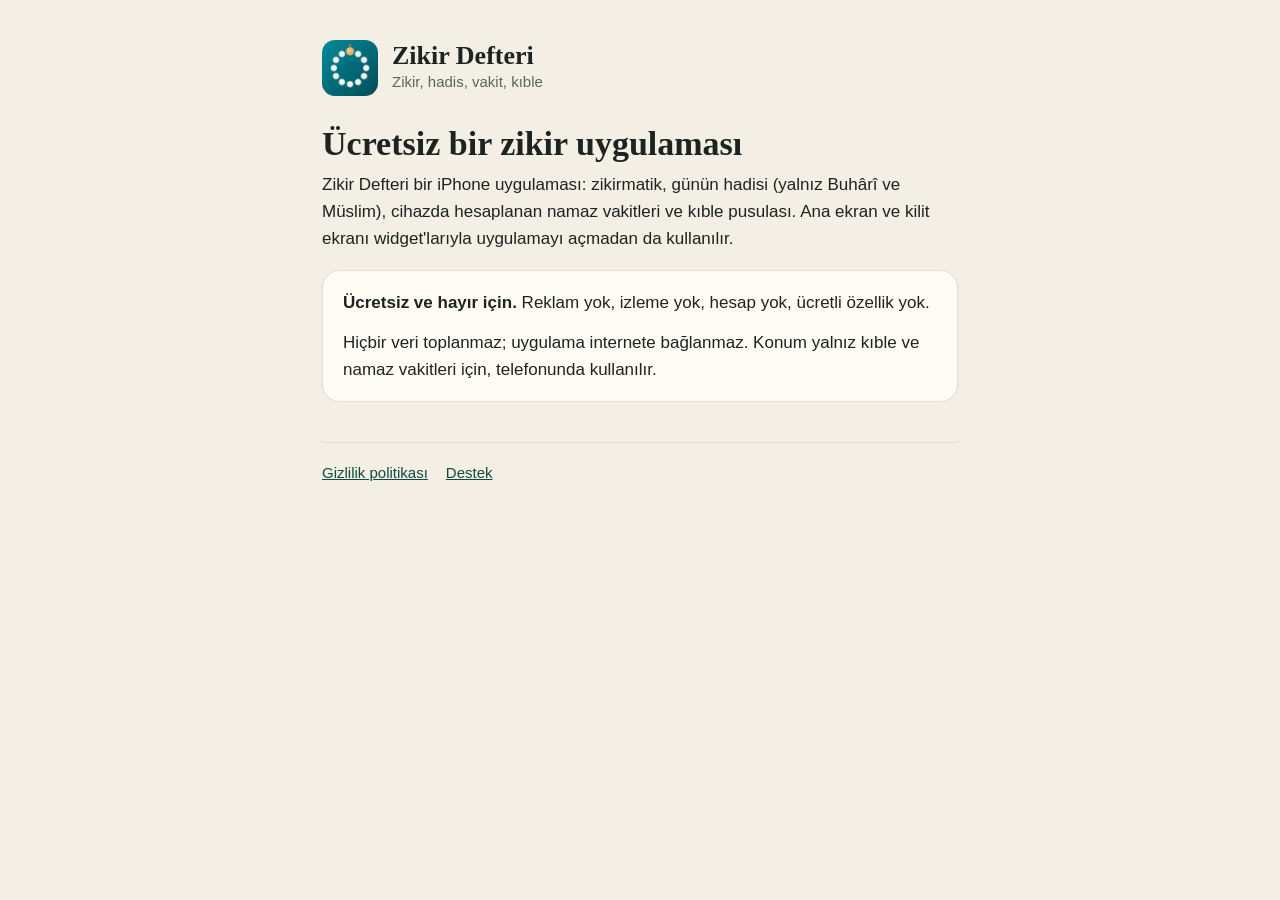
<file: index.html>
<!doctype html>
<html lang="tr">
<head>
<meta charset="utf-8">
<meta name="viewport" content="width=device-width,initial-scale=1">
<title>Zikir Defteri</title>
<meta name="description" content="Zikir Defteri: zikirmatik, günün hadisi, namaz vakitleri ve kıble. Ücretsiz; reklam, izleme ve hesap yok.">
<link rel="icon" href="ikon.png">
<link rel="stylesheet" href="stil.css">
</head>
<body>
<main>
<header><img src="ikon.png" alt=""><div><div class="marka">Zikir Defteri</div><div class="alt">Zikir, hadis, vakit, kıble</div></div></header>
<h1>Ücretsiz bir zikir uygulaması</h1>
<p>Zikir Defteri bir iPhone uygulaması: zikirmatik, günün hadisi (yalnız Buhârî ve Müslim), cihazda hesaplanan namaz vakitleri ve kıble pusulası. Ana ekran ve kilit ekranı widget'larıyla uygulamayı açmadan da kullanılır.</p>
<div class="kart">
<p><strong>Ücretsiz ve hayır için.</strong> Reklam yok, izleme yok, hesap yok, ücretli özellik yok.</p>
<p style="margin:0">Hiçbir veri toplanmaz; uygulama internete bağlanmaz. Konum yalnız kıble ve namaz vakitleri için, telefonunda kullanılır.</p>
</div>
<nav><a href="gizlilik.html">Gizlilik politikası</a><a href="destek.html">Destek</a></nav>
</main>
</body>
</html>
</file>
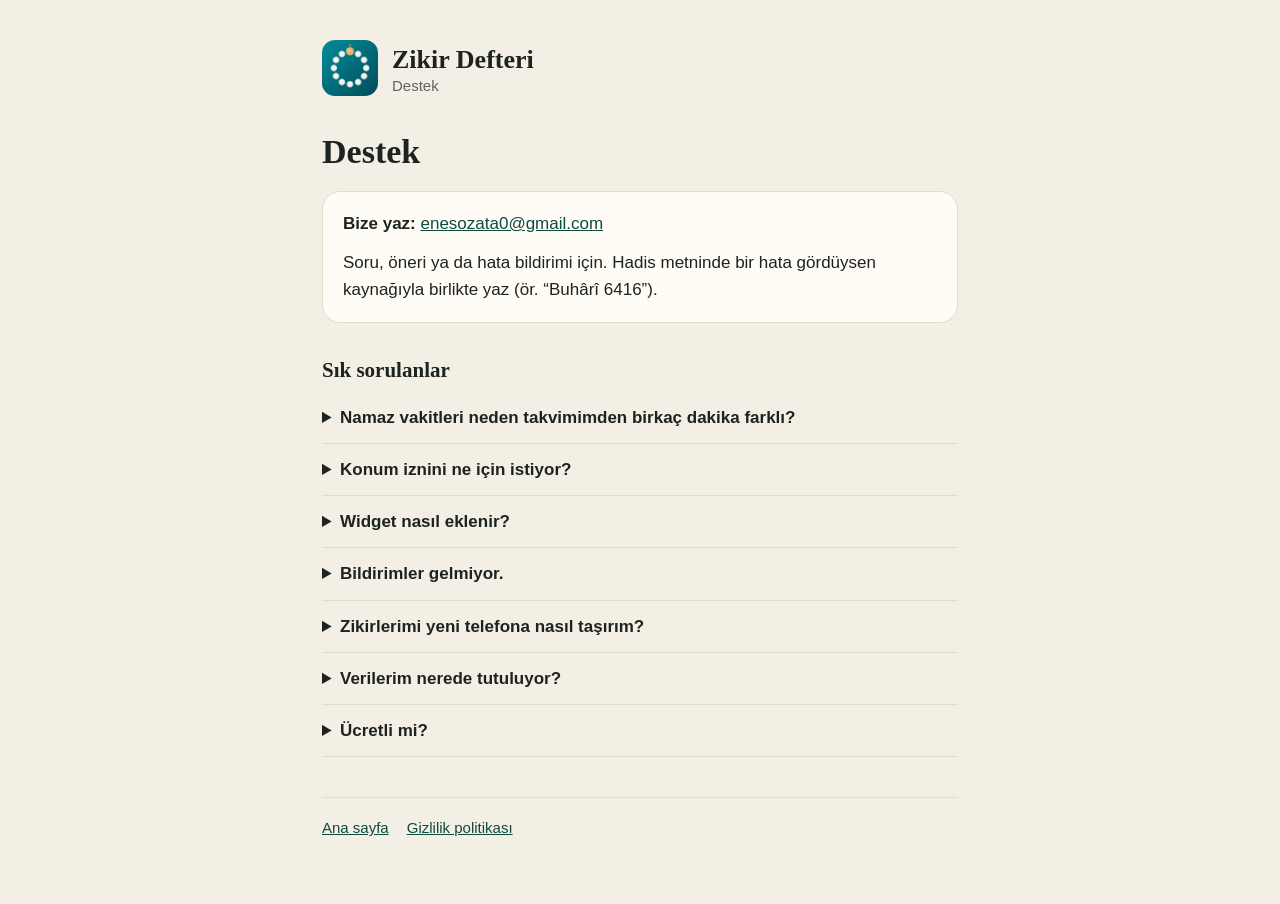
<file: destek.html>
<!doctype html>
<html lang="tr">
<head>
<meta charset="utf-8">
<meta name="viewport" content="width=device-width,initial-scale=1">
<title>Zikir Defteri — Destek</title>
<link rel="icon" href="ikon.png">
<link rel="stylesheet" href="stil.css">
</head>
<body>
<main>
<header><a href="index.html"><img src="ikon.png" alt="Zikir Defteri"></a><div><div class="marka">Zikir Defteri</div><div class="alt">Destek</div></div></header>
<h1>Destek</h1>

<div class="kart">
<p><strong>Bize yaz:</strong> <a href="mailto:enesozata0@gmail.com?subject=Zikir%20Defteri">enesozata0@gmail.com</a></p>
<p style="margin:0">Soru, öneri ya da hata bildirimi için. Hadis metninde bir hata gördüysen kaynağıyla birlikte yaz (ör. “Buhârî 6416”).</p>
</div>

<h2>Sık sorulanlar</h2>

<details>
<summary>Namaz vakitleri neden takvimimden birkaç dakika farklı?</summary>
<p>Vakitler internetsiz, telefonunda hesaplanır; Diyanet'in resmî takvimi değildir. Türkiye'de ölçtüğümüz fark ±2 dakika içinde. Türkiye dışındaki şehirlerde fark daha büyük olabilir; orada yerel ezanı esas al.</p>
</details>

<details>
<summary>Konum iznini ne için istiyor?</summary>
<p>Kıble ve namaz vakitleri için. Kıble açısını tam bulunduğun yerden hesaplar; namaz vakitlerini bulunduğun ilçeye göre kendiliğinden ayarlar. Konum yalnız uygulamayı kullanırken, bir kez okunur. Konumun telefonunda kalır, kaydedilmez, hiçbir yere gönderilmez; vakitler için yalnız en yakın ilçe kaydedilir. İzin vermezsen kıble için il ve ilçeni, vakitler için şehrini listeden seçersin.</p>
</details>

<details>
<summary>Widget nasıl eklenir?</summary>
<p>Ana ekranda boş bir yere uzun bas. Sol üstteki düğmeye dokun (iOS sürümüne göre <strong>+</strong> ya da <strong>Düzenle</strong>); menü açılırsa <strong>Araç Takımı Ekle</strong>'yi seç. Listeden <strong>Zikir Defteri</strong>'ni bul, istediğin widget'ı ve boyutu seçip ekle. Kilit ekranı için: kilit ekranında uzun bas → Özelleştir → saatin altına Günün Hadisi ya da Namaza Kalan'ı ekle.</p>
</details>

<details>
<summary>Bildirimler gelmiyor.</summary>
<p>Önce Zikir Defteri'nde Ayarlar'dan ilgili bildirimin açık olduğuna, sonra iPhone Ayarlar › Bildirimler › Zikir Defteri'nde izin verildiğine bak. Bildirimler birkaç gün öncesinden kurulur; devam etmeleri için Zikir Defteri'ni ara sıra açman yeterli.</p>
</details>

<details>
<summary>Zikirlerimi yeni telefona nasıl taşırım?</summary>
<p>Zikir Defteri › Ayarlar › Yedek › <strong>Yedeği paylaş</strong> ile tek bir dosya al, yeni telefonda <strong>Yedekten geri yükle</strong> ile aç. Geri yükleme mevcut verinle birleştirir, hiçbir şeyi silmez.</p>
</details>

<details>
<summary>Verilerim nerede tutuluyor?</summary>
<p>Yalnızca telefonunda. Sunucumuz, hesap sistemimiz yok; uygulama internete bağlanmaz. Ayrıntılar <a href="gizlilik.html">gizlilik politikasında</a>.</p>
</details>

<details>
<summary>Ücretli mi?</summary>
<p>Hayır. Zikir Defteri ücretsizdir ve hayır için yapılmıştır; reklam, abonelik ya da uygulama içi satın alma yoktur.</p>
</details>

<nav><a href="index.html">Ana sayfa</a><a href="gizlilik.html">Gizlilik politikası</a></nav>
</main>
</body>
</html>
</file>
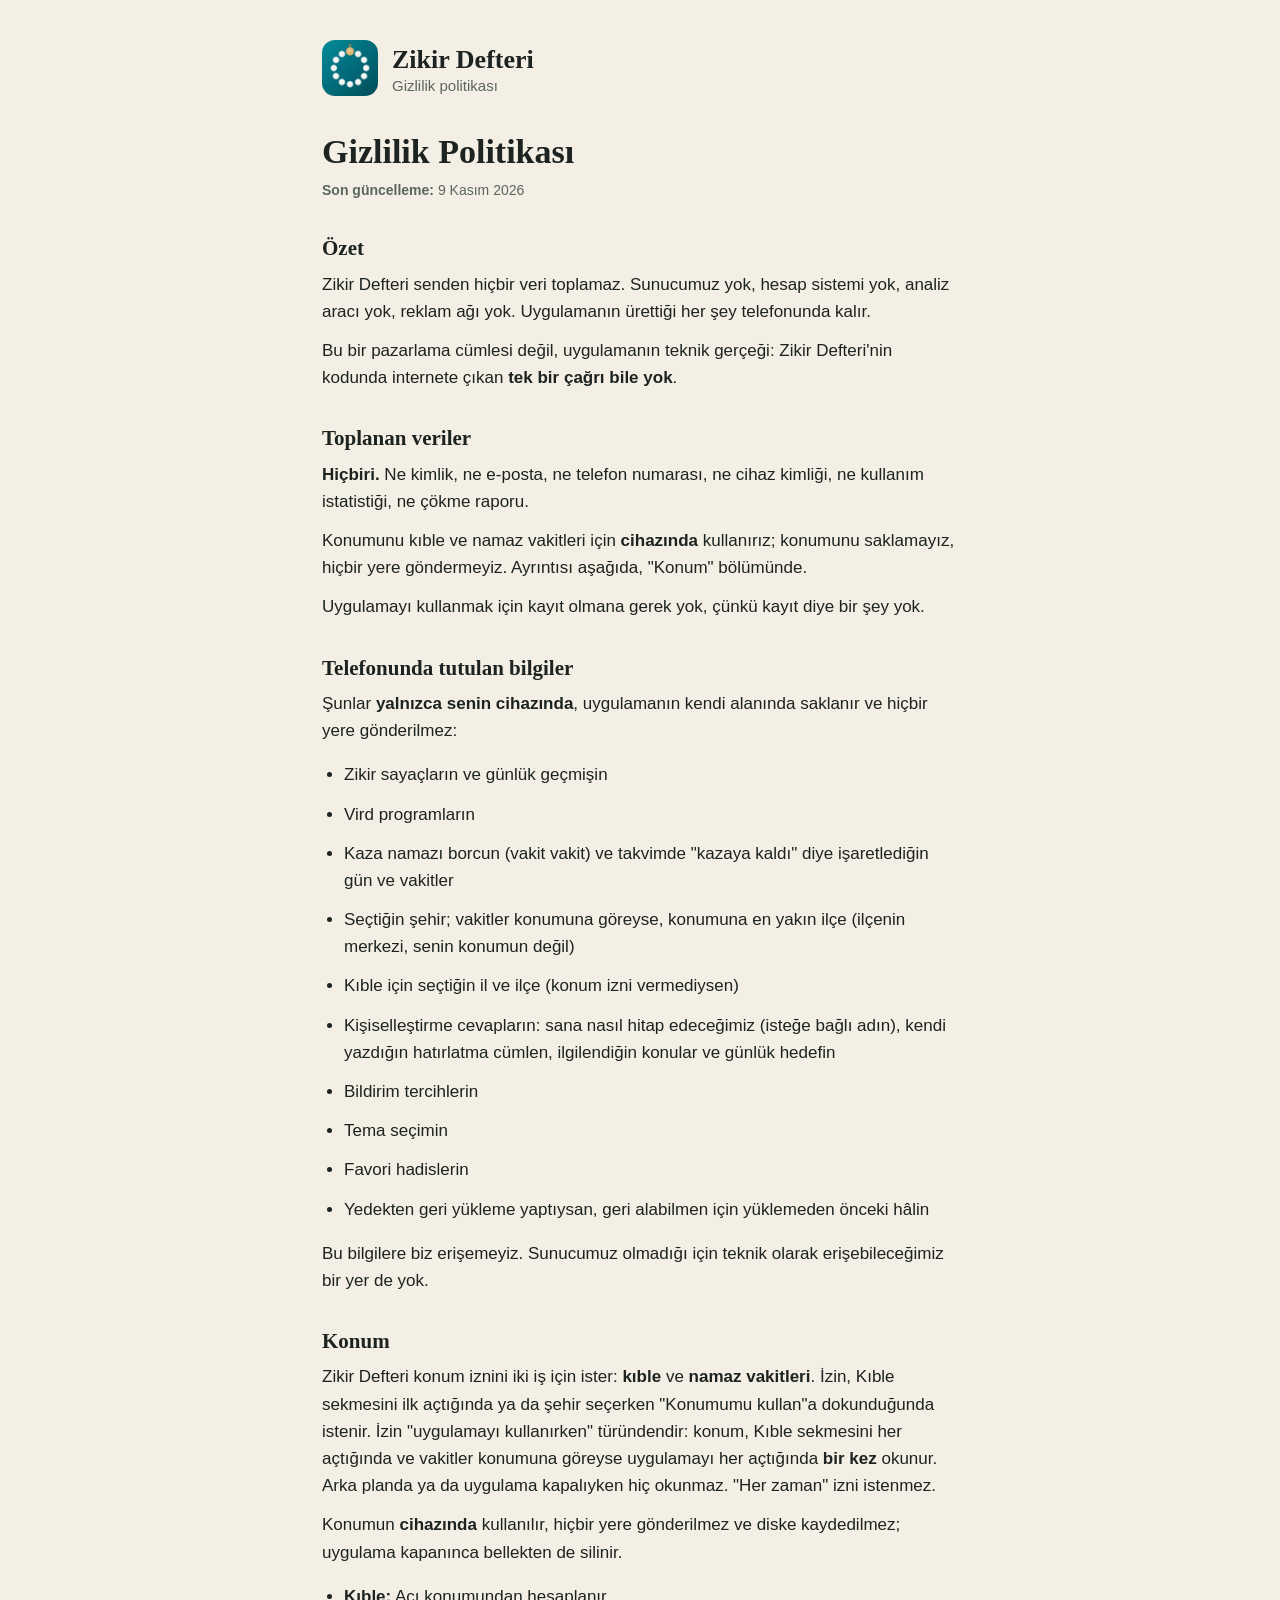
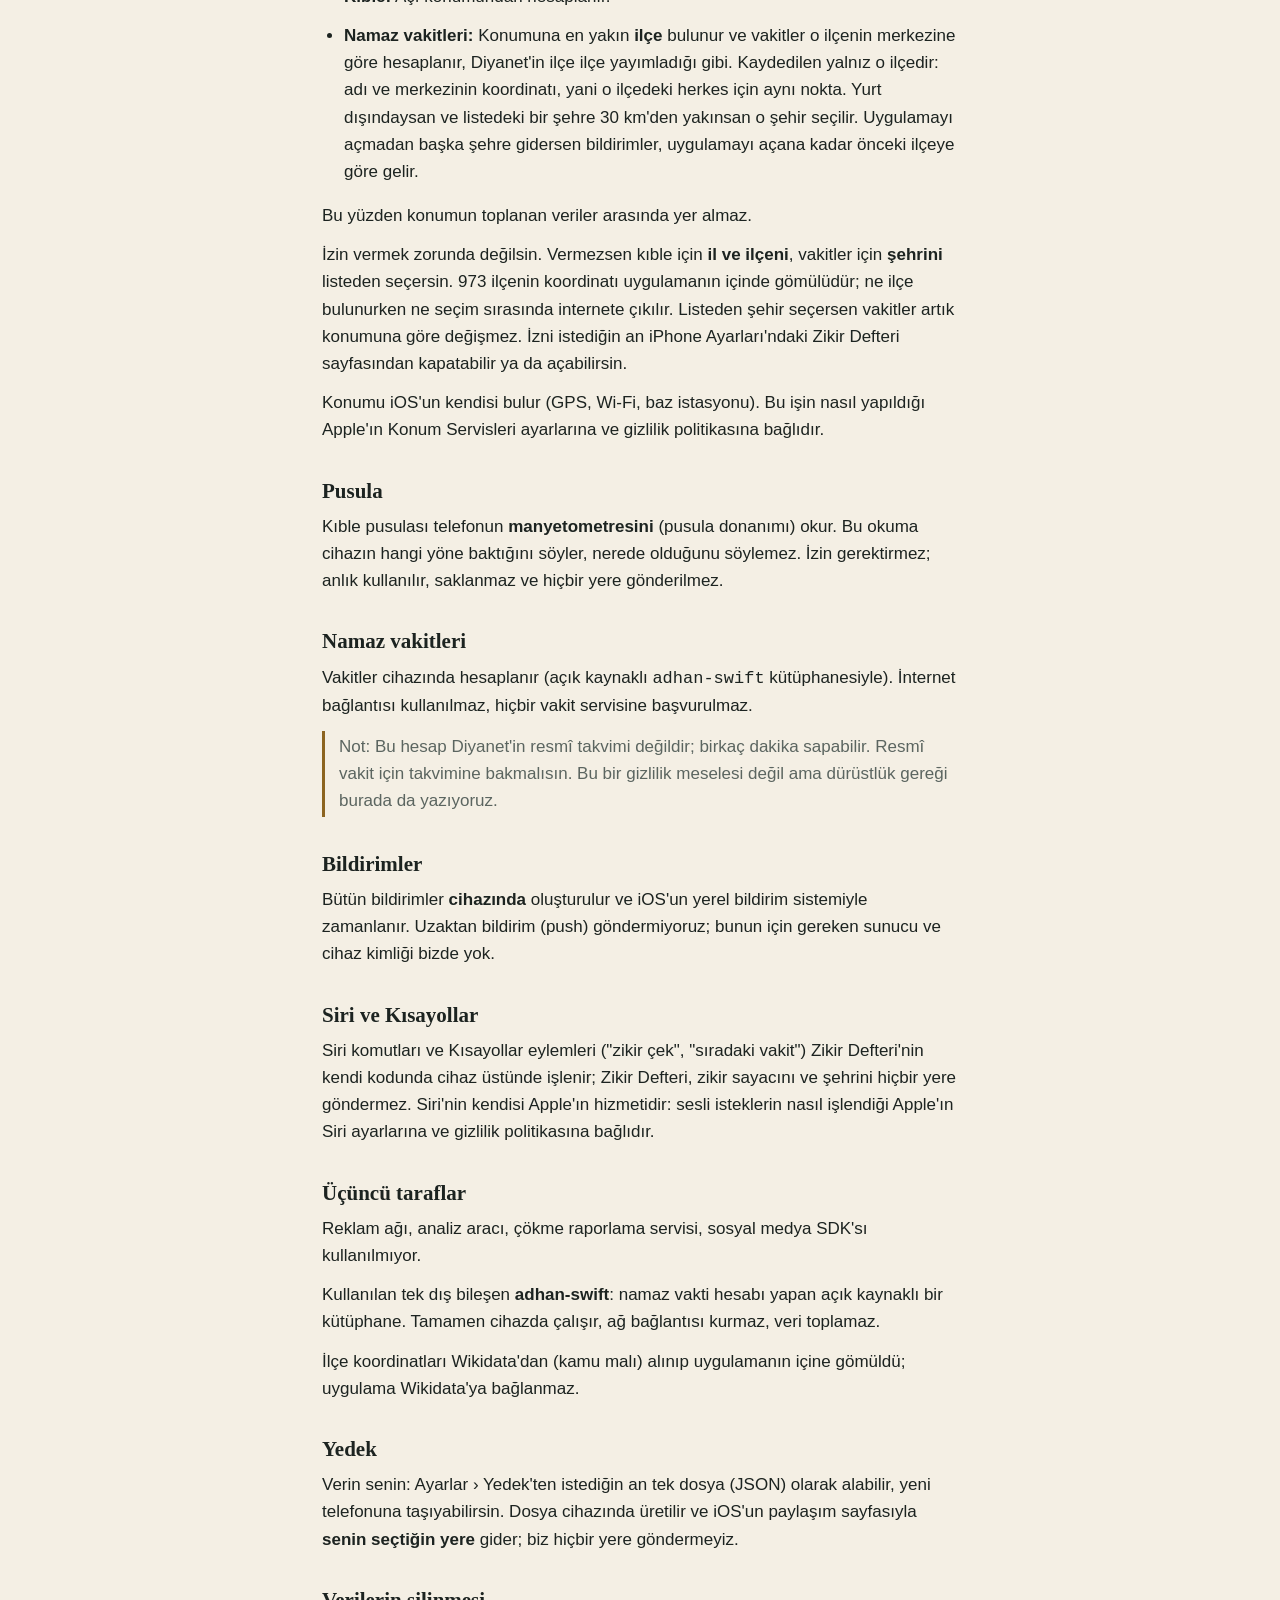
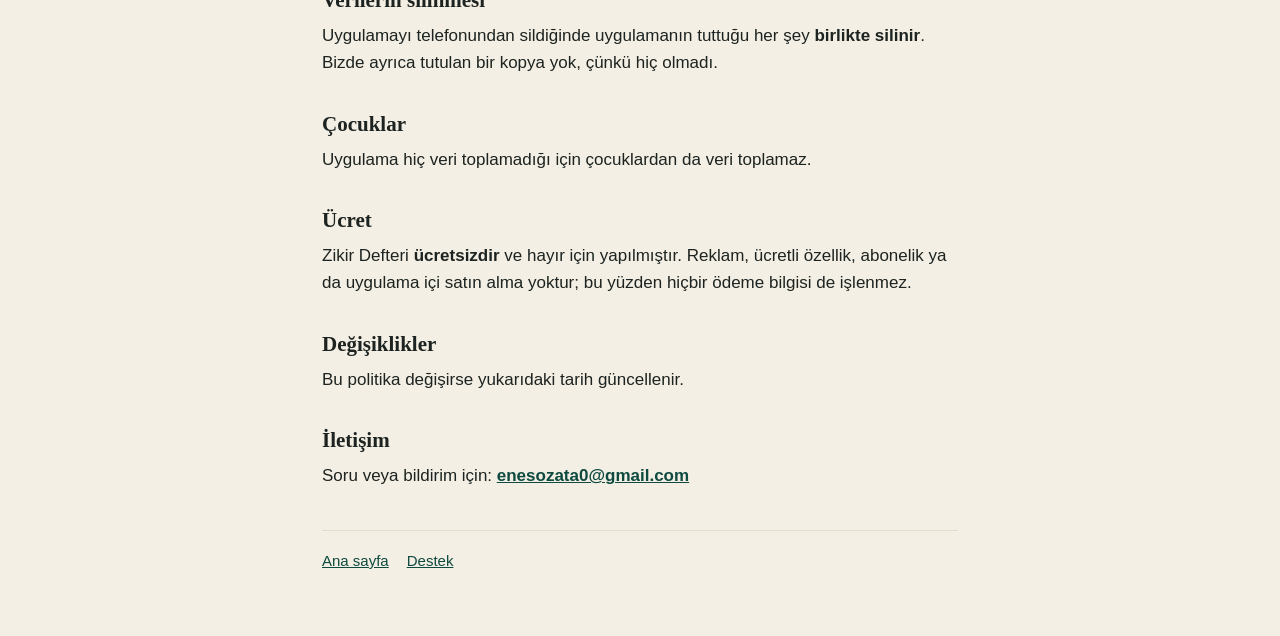
<file: gizlilik.html>
<!doctype html>
<html lang="tr">
<head>
<meta charset="utf-8">
<meta name="viewport" content="width=device-width,initial-scale=1">
<title>Zikir Defteri — Gizlilik Politikası</title>
<link rel="icon" href="ikon.png">
<link rel="stylesheet" href="stil.css">
</head>
<body>
<main>
<header><a href="index.html"><img src="ikon.png" alt="Zikir Defteri"></a><div><div class="marka">Zikir Defteri</div><div class="alt">Gizlilik politikası</div></div></header>
<!-- Kaynak: GIZLILIK.md — Tools/gizlilik-sayfa-uret.py ile üretilir, elle düzenlenmez. -->
<h1>Gizlilik Politikası</h1>
<p class="tarih"><strong>Son güncelleme:</strong> 9 Kasım 2026</p>
<h2>Özet</h2>
<p>Zikir Defteri senden hiçbir veri toplamaz. Sunucumuz yok, hesap sistemi yok, analiz aracı yok, reklam ağı yok. Uygulamanın ürettiği her şey telefonunda kalır.</p>
<p>Bu bir pazarlama cümlesi değil, uygulamanın teknik gerçeği: Zikir Defteri'nin kodunda internete çıkan <strong>tek bir çağrı bile yok</strong>.</p>
<h2>Toplanan veriler</h2>
<p><strong>Hiçbiri.</strong> Ne kimlik, ne e-posta, ne telefon numarası, ne cihaz kimliği, ne kullanım istatistiği, ne çökme raporu.</p>
<p>Konumunu kıble ve namaz vakitleri için <strong>cihazında</strong> kullanırız; konumunu saklamayız, hiçbir yere göndermeyiz. Ayrıntısı aşağıda, "Konum" bölümünde.</p>
<p>Uygulamayı kullanmak için kayıt olmana gerek yok, çünkü kayıt diye bir şey yok.</p>
<h2>Telefonunda tutulan bilgiler</h2>
<p>Şunlar <strong>yalnızca senin cihazında</strong>, uygulamanın kendi alanında saklanır ve hiçbir yere gönderilmez:</p>
<ul><li>Zikir sayaçların ve günlük geçmişin</li><li>Vird programların</li><li>Kaza namazı borcun (vakit vakit) ve takvimde "kazaya kaldı" diye işaretlediğin gün ve vakitler</li><li>Seçtiğin şehir; vakitler konumuna göreyse, konumuna en yakın ilçe (ilçenin merkezi, senin konumun değil)</li><li>Kıble için seçtiğin il ve ilçe (konum izni vermediysen)</li><li>Kişiselleştirme cevapların: sana nasıl hitap edeceğimiz (isteğe bağlı adın), kendi yazdığın hatırlatma cümlen, ilgilendiğin konular ve günlük hedefin</li><li>Bildirim tercihlerin</li><li>Tema seçimin</li><li>Favori hadislerin</li><li>Yedekten geri yükleme yaptıysan, geri alabilmen için yüklemeden önceki hâlin</li></ul>
<p>Bu bilgilere biz erişemeyiz. Sunucumuz olmadığı için teknik olarak erişebileceğimiz bir yer de yok.</p>
<h2>Konum</h2>
<p>Zikir Defteri konum iznini iki iş için ister: <strong>kıble</strong> ve <strong>namaz vakitleri</strong>. İzin, Kıble sekmesini ilk açtığında ya da şehir seçerken "Konumumu kullan"a dokunduğunda istenir. İzin "uygulamayı kullanırken" türündendir: konum, Kıble sekmesini her açtığında ve vakitler konumuna göreyse uygulamayı her açtığında <strong>bir kez</strong> okunur. Arka planda ya da uygulama kapalıyken hiç okunmaz. "Her zaman" izni istenmez.</p>
<p>Konumun <strong>cihazında</strong> kullanılır, hiçbir yere gönderilmez ve diske kaydedilmez; uygulama kapanınca bellekten de silinir.</p>
<ul><li><strong>Kıble:</strong> Açı konumundan hesaplanır.</li><li><strong>Namaz vakitleri:</strong> Konumuna en yakın <strong>ilçe</strong> bulunur ve vakitler o ilçenin merkezine göre hesaplanır, Diyanet'in ilçe ilçe yayımladığı gibi. Kaydedilen yalnız o ilçedir: adı ve merkezinin koordinatı, yani o ilçedeki herkes için aynı nokta. Yurt dışındaysan ve listedeki bir şehre 30 km'den yakınsan o şehir seçilir. Uygulamayı açmadan başka şehre gidersen bildirimler, uygulamayı açana kadar önceki ilçeye göre gelir.</li></ul>
<p>Bu yüzden konumun toplanan veriler arasında yer almaz.</p>
<p>İzin vermek zorunda değilsin. Vermezsen kıble için <strong>il ve ilçeni</strong>, vakitler için <strong>şehrini</strong> listeden seçersin. 973 ilçenin koordinatı uygulamanın içinde gömülüdür; ne ilçe bulunurken ne seçim sırasında internete çıkılır. Listeden şehir seçersen vakitler artık konumuna göre değişmez. İzni istediğin an iPhone Ayarları'ndaki Zikir Defteri sayfasından kapatabilir ya da açabilirsin.</p>
<p>Konumu iOS'un kendisi bulur (GPS, Wi-Fi, baz istasyonu). Bu işin nasıl yapıldığı Apple'ın Konum Servisleri ayarlarına ve gizlilik politikasına bağlıdır.</p>
<h2>Pusula</h2>
<p>Kıble pusulası telefonun <strong>manyetometresini</strong> (pusula donanımı) okur. Bu okuma cihazın hangi yöne baktığını söyler, nerede olduğunu söylemez. İzin gerektirmez; anlık kullanılır, saklanmaz ve hiçbir yere gönderilmez.</p>
<h2>Namaz vakitleri</h2>
<p>Vakitler cihazında hesaplanır (açık kaynaklı <code>adhan-swift</code> kütüphanesiyle). İnternet bağlantısı kullanılmaz, hiçbir vakit servisine başvurulmaz.</p>
<p class="not">Not: Bu hesap Diyanet'in resmî takvimi değildir; birkaç dakika sapabilir. Resmî vakit için takvimine bakmalısın. Bu bir gizlilik meselesi değil ama dürüstlük gereği burada da yazıyoruz.</p>
<h2>Bildirimler</h2>
<p>Bütün bildirimler <strong>cihazında</strong> oluşturulur ve iOS'un yerel bildirim sistemiyle zamanlanır. Uzaktan bildirim (push) göndermiyoruz; bunun için gereken sunucu ve cihaz kimliği bizde yok.</p>
<h2>Siri ve Kısayollar</h2>
<p>Siri komutları ve Kısayollar eylemleri ("zikir çek", "sıradaki vakit") Zikir Defteri'nin kendi kodunda cihaz üstünde işlenir; Zikir Defteri, zikir sayacını ve şehrini hiçbir yere göndermez. Siri'nin kendisi Apple'ın hizmetidir: sesli isteklerin nasıl işlendiği Apple'ın Siri ayarlarına ve gizlilik politikasına bağlıdır.</p>
<h2>Üçüncü taraflar</h2>
<p>Reklam ağı, analiz aracı, çökme raporlama servisi, sosyal medya SDK'sı kullanılmıyor.</p>
<p>Kullanılan tek dış bileşen <strong>adhan-swift</strong>: namaz vakti hesabı yapan açık kaynaklı bir kütüphane. Tamamen cihazda çalışır, ağ bağlantısı kurmaz, veri toplamaz.</p>
<p>İlçe koordinatları Wikidata'dan (kamu malı) alınıp uygulamanın içine gömüldü; uygulama Wikidata'ya bağlanmaz.</p>
<h2>Yedek</h2>
<p>Verin senin: Ayarlar › Yedek'ten istediğin an tek dosya (JSON) olarak alabilir, yeni telefonuna taşıyabilirsin. Dosya cihazında üretilir ve iOS'un paylaşım sayfasıyla <strong>senin seçtiğin yere</strong> gider; biz hiçbir yere göndermeyiz.</p>
<h2>Verilerin silinmesi</h2>
<p>Uygulamayı telefonundan sildiğinde uygulamanın tuttuğu her şey <strong>birlikte silinir</strong>. Bizde ayrıca tutulan bir kopya yok, çünkü hiç olmadı.</p>
<h2>Çocuklar</h2>
<p>Uygulama hiç veri toplamadığı için çocuklardan da veri toplamaz.</p>
<h2>Ücret</h2>
<p>Zikir Defteri <strong>ücretsizdir</strong> ve hayır için yapılmıştır. Reklam, ücretli özellik, abonelik ya da uygulama içi satın alma yoktur; bu yüzden hiçbir ödeme bilgisi de işlenmez.</p>
<h2>Değişiklikler</h2>
<p>Bu politika değişirse yukarıdaki tarih güncellenir.</p>
<h2>İletişim</h2>
<p>Soru veya bildirim için: <strong><a href="mailto:enesozata0@gmail.com">enesozata0@gmail.com</a></strong></p>
<nav><a href="index.html">Ana sayfa</a><a href="destek.html">Destek</a></nav>
</main>
</body>
</html>
</file>
<file: stil.css>
:root{--kagit:#F4EFE4;--yuzey:#FFFCF5;--murekkep:#1C2320;--soluk:#5B6560;--zumrut:#0E4A3F;--altin:#8C6420;--cizgi:#E4DCCB}
@media (prefers-color-scheme:dark){:root{--kagit:#0C1210;--yuzey:#151D1A;--murekkep:#EDEBE3;--soluk:#A7B0AB;--zumrut:#5FB39B;--altin:#D9AE63;--cizgi:#26302C}}
*{box-sizing:border-box}
body{margin:0;background:var(--kagit);color:var(--murekkep);font:17px/1.6 -apple-system,BlinkMacSystemFont,"Segoe UI",Roboto,sans-serif;-webkit-text-size-adjust:100%}
main{max-width:680px;margin:0 auto;padding:40px 22px 64px}
header{display:flex;align-items:center;gap:14px;margin-bottom:28px}
header img{width:56px;height:56px;border-radius:13px}
header a{color:inherit;text-decoration:none}
.marka{font:700 26px/1.1 Georgia,"Times New Roman",serif}
.alt{color:var(--soluk);font-size:15px}
h1{font:700 34px/1.2 Georgia,"Times New Roman",serif;margin:8px 0 6px}
h2{font:700 21px/1.3 Georgia,"Times New Roman",serif;margin:34px 0 8px}
p,li{margin:0 0 12px}
ul{padding-left:22px}
a{color:var(--zumrut)}
.kart{background:var(--yuzey);border:1px solid var(--cizgi);border-radius:18px;padding:18px 20px;margin:18px 0}
.tarih{color:var(--soluk);font-size:14px}
.not{border-left:3px solid var(--altin);padding:2px 0 2px 14px;color:var(--soluk)}
nav{display:flex;gap:18px;flex-wrap:wrap;margin-top:40px;padding-top:18px;border-top:1px solid var(--cizgi);font-size:15px}
details{border-bottom:1px solid var(--cizgi);padding:12px 0}
summary{cursor:pointer;font-weight:600}
details p{margin:10px 0 2px;color:var(--soluk)}
</file>
